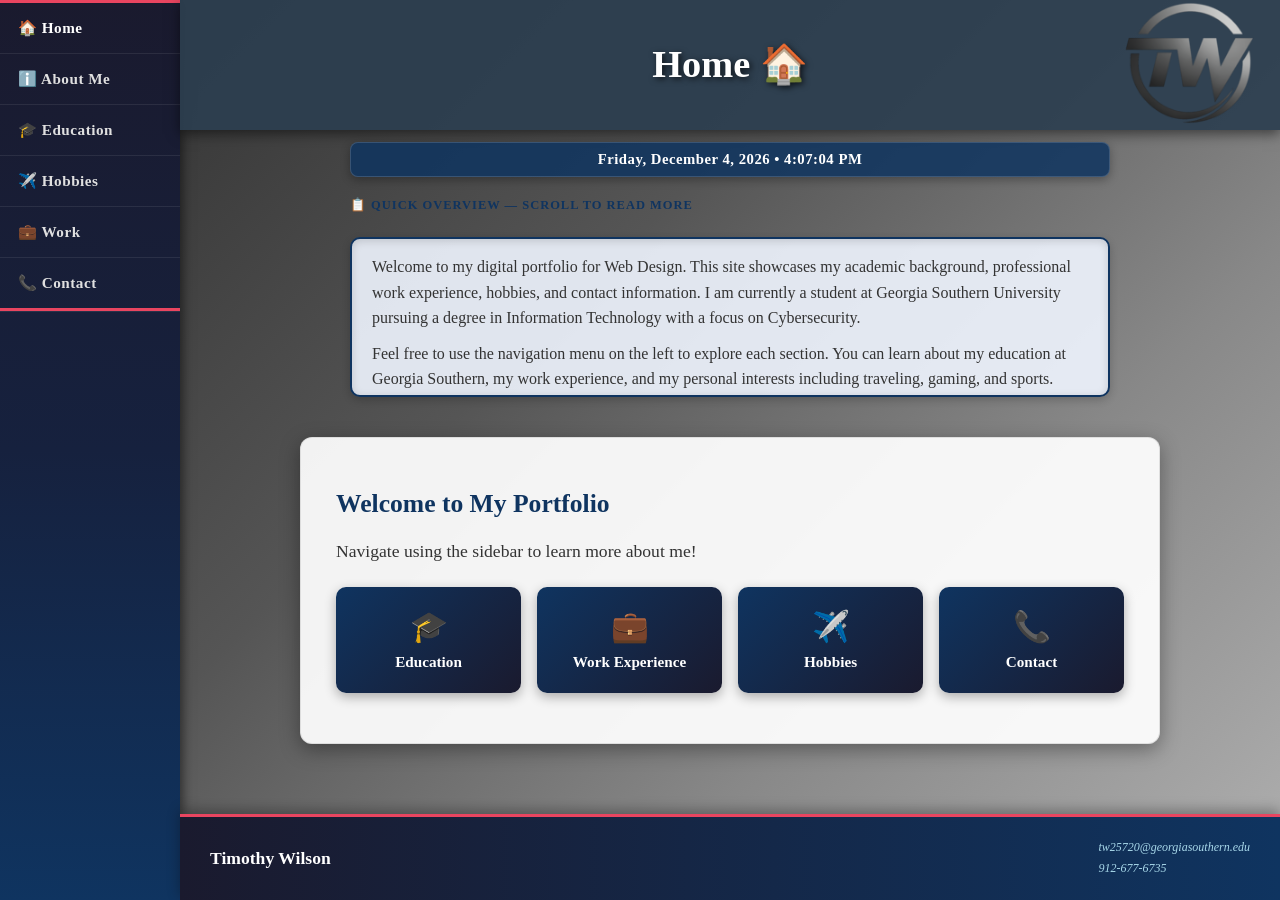
<file: index.html>
<!DOCTYPE html>
<html lang="en">

<head>
<title>Timothy Wilson's Portfolio</title>
<meta charset="utf-8">
<meta name="viewport" content="width=device-width, initial-scale=1.0">
<link rel="stylesheet" href="style.css">
<link rel="icon" href="images/favicon.ico" type="image/x-icon">
</head>

<body>
<div class="page-wrapper">

   
    <nav class="navbar">
        <ul>
            <li><a href="index.html">🏠 Home</a></li>
            <li><a href="about me.html">ℹ️ About Me</a></li>
            <li><a href="education.html">🎓 Education</a></li>
            <li><a href="hobbies.html">✈️ Hobbies</a></li>
            <li><a href="work.html">💼 Work</a></li>
            <li><a href="contacts.html">📞 Contact</a></li>
        </ul>
    </nav>

    
    <div class="content-area">
        <header>
            <h1>Home 🏠</h1>
        </header>

        <div id="liveClock" class="live-clock">Loading time...</div>

        <span class="scroll-box-label">📋 Quick Overview — scroll to read more</span>
        <div class="scroll-box-container">
            <p>Welcome to my digital portfolio for Web Design. This site showcases my academic background, professional work experience, hobbies, and contact information. I am currently a student at Georgia Southern University pursuing a degree in Information Technology with a focus on Cybersecurity.</p>
            <p>Feel free to use the navigation menu on the left to explore each section. You can learn about my education at Georgia Southern, my work experience, and my personal interests including traveling, gaming, and sports.</p>
            <p>This portfolio was built as part of my Web Design coursework and demonstrates the application of HTML, CSS, and now <strong>JavaScript</strong> concepts including DOM manipulation, events, validation, and dynamic content.</p>
        </div>

        <main>
            <h2>Welcome to My Portfolio</h2>
            <p style="font-size: 1.1em;">Navigate using the sidebar to learn more about me!</p>

           
            <div class="info-card-grid">
                <div class="info-card"><span>🎓</span>Education</div>
                <div class="info-card"><span>💼</span>Work Experience</div>
                <div class="info-card"><span>✈️</span>Hobbies</div>
                <div class="info-card"><span>📞</span>Contact</div>
            </div>
        </main>

        <footer>
            <h3>Timothy Wilson</h3>
            <div class="footer-links"><i><small>
                <a href="mailto:tw25720@georgiasouthern.edu">tw25720@georgiasouthern.edu</a><br>
                <a href="tel:+9126776735">912-677-6735</a>
            </small></i></div>
        </footer>
    </div>

</div>

<script src="script.js"></script>
</body>
</html>
</file>
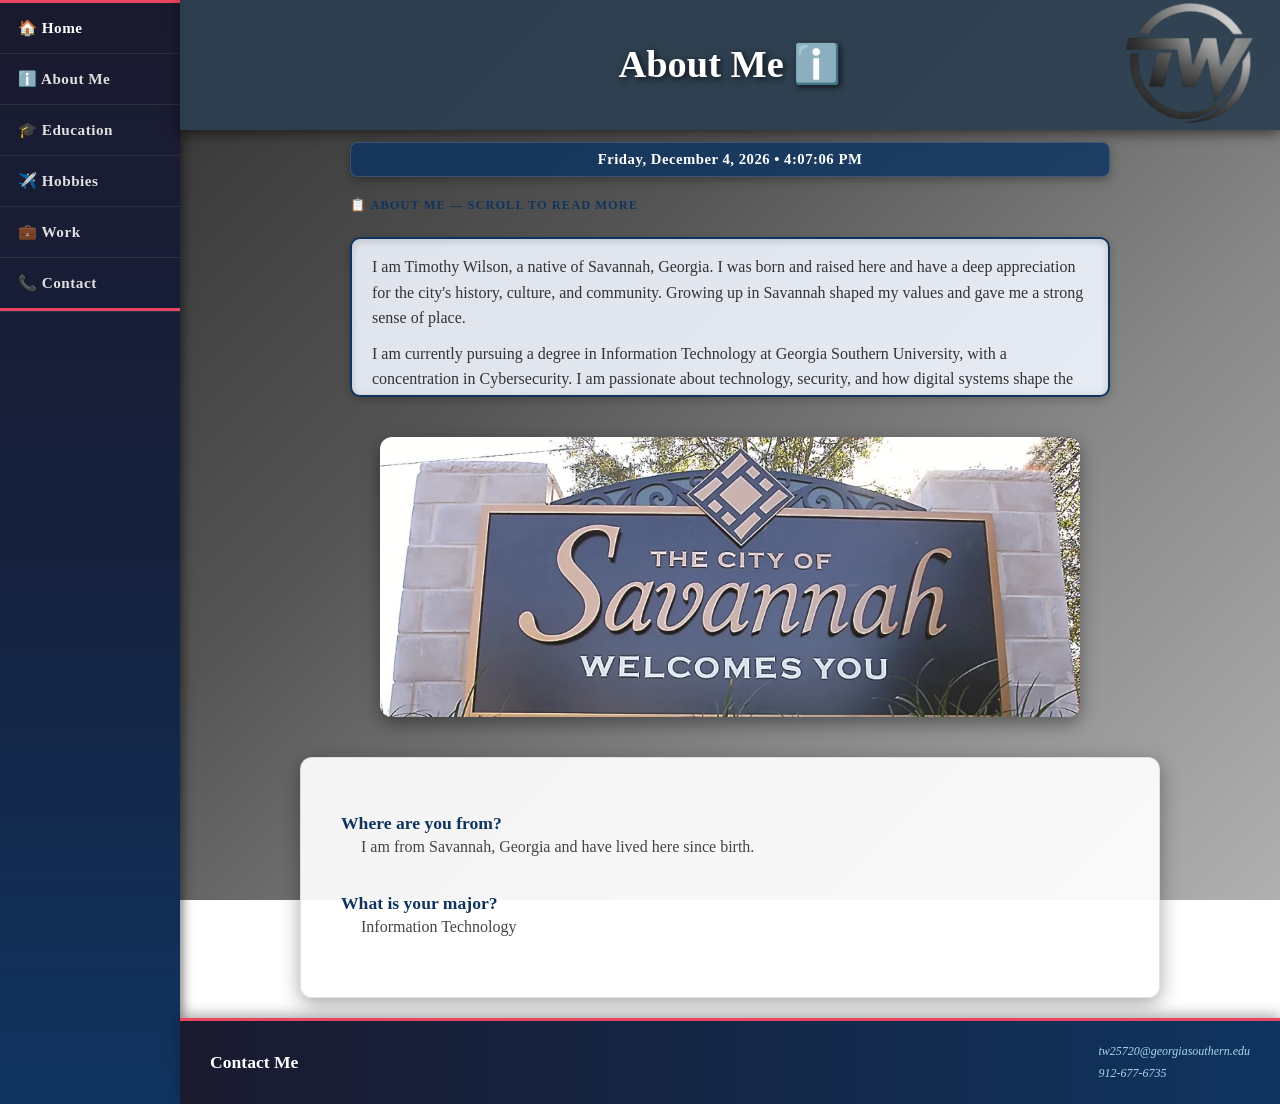
<file: about me.html>
<!DOCTYPE html>
<html lang="en">

<head>
<title>About Me</title>
<meta charset="utf-8">
<meta name="viewport" content="width=device-width, initial-scale=1.0">
<link rel="stylesheet" href="style.css">
<link rel="icon" href="images/favicon.ico" type="image/x-icon">
</head>

<body>
<div class="page-wrapper">

    <nav class="navbar">
        <ul>
            <li><a href="index.html">🏠 Home</a></li>
            <li><a href="about me.html">ℹ️ About Me</a></li>
            <li><a href="education.html">🎓 Education</a></li>
            <li><a href="hobbies.html">✈️ Hobbies</a></li>
            <li><a href="work.html">💼 Work</a></li>
            <li><a href="contacts.html">📞 Contact</a></li>
        </ul>
    </nav>

    <div class="content-area">
        <header>
            <h1>About Me ℹ️</h1>
        </header>

        <!-- JS-driven live clock -->
        <div id="liveClock" class="live-clock">Loading time...</div>

        <span class="scroll-box-label">📋 About Me — scroll to read more</span>
        <div class="scroll-box-container">
            <p>I am Timothy Wilson, a native of Savannah, Georgia. I was born and raised here and have a deep appreciation for the city's history, culture, and community. Growing up in Savannah shaped my values and gave me a strong sense of place.</p>
            <p>I am currently pursuing a degree in Information Technology at Georgia Southern University, with a concentration in Cybersecurity. I am passionate about technology, security, and how digital systems shape the world around us.</p>
            <p>Outside of my studies, I enjoy traveling, playing video games, watching sports, and working with computers. My experiences both inside and outside the classroom continue to shape my professional and personal growth.</p>
        </div>

        <div class="savannah-bg"></div>

        <main>
            <dl>
                <dt><strong>Where are you from?</strong></dt>
                <dd>I am from Savannah, Georgia and have lived here since birth.</dd><br>
                <dt><strong>What is your major?</strong></dt>
                <dd>Information Technology</dd><br>
            </dl>
        </main>

        <footer>
            <h3>Contact Me</h3>
            <div class="footer-links"><i><small>
                <a href="mailto:tw25720@georgiasouthern.edu">tw25720@georgiasouthern.edu</a><br>
                <a href="tel:+9126776735">912-677-6735</a>
            </small></i></div>
        </footer>
    </div>

</div>

<script src="script.js"></script>
</body>
</html>
</file>
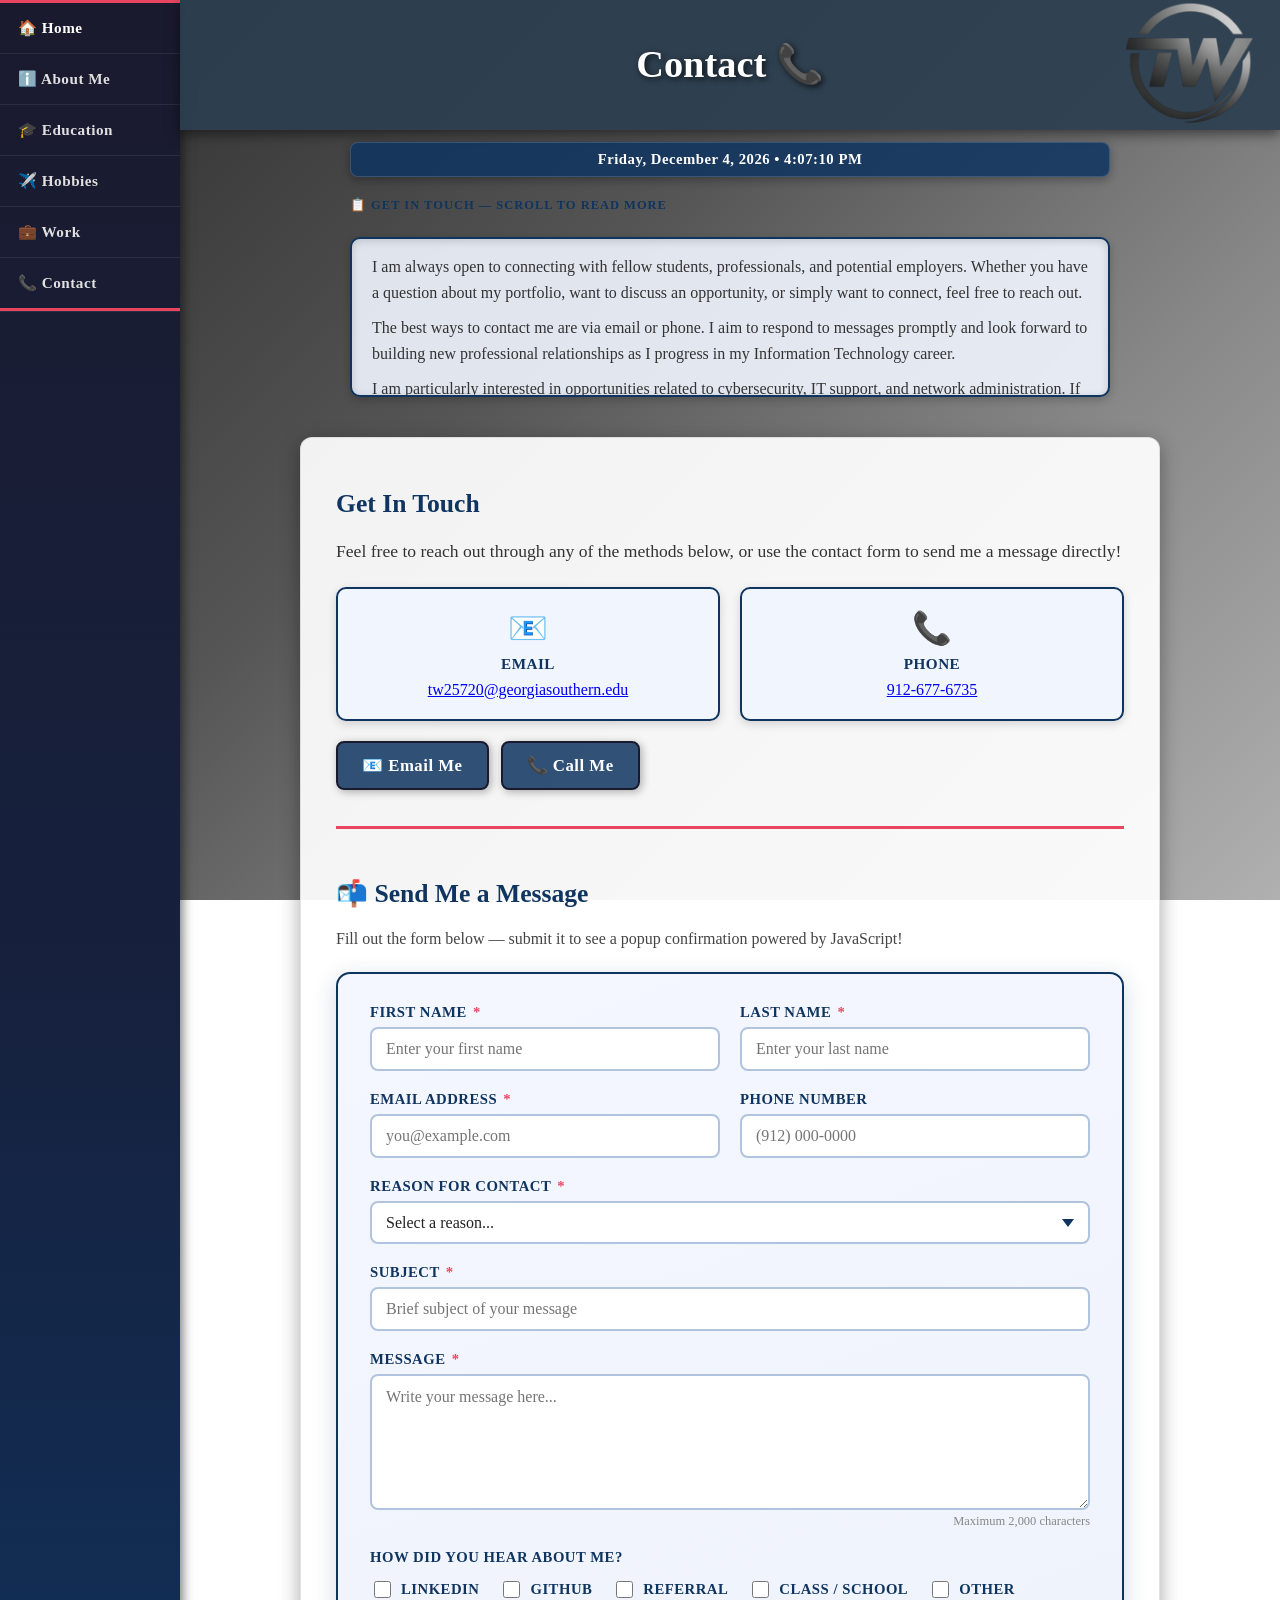
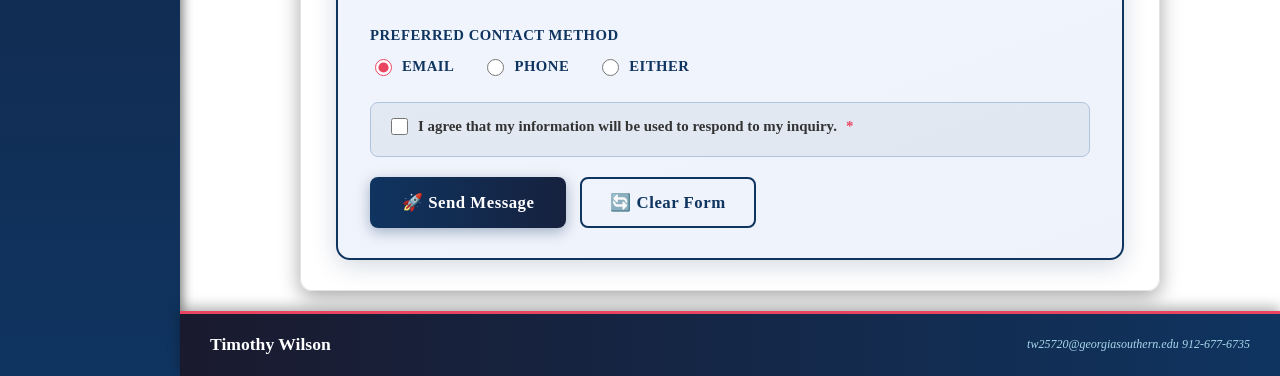
<file: contacts.html>
<!DOCTYPE html>
<html lang="en">

<head>
<title>Contact</title>
<meta charset="utf-8">
<meta name="viewport" content="width=device-width, initial-scale=1.0">
<link rel="stylesheet" href="style.css">
<link rel="icon" href="images/favicon.ico" type="image/x-icon">
</head>

<body>
<div class="page-wrapper">

    <nav class="navbar">
        <ul>
            <li><a href="index.html">🏠 Home</a></li>
            <li><a href="about me.html">ℹ️ About Me</a></li>
            <li><a href="education.html">🎓 Education</a></li>
            <li><a href="hobbies.html">✈️ Hobbies</a></li>
            <li><a href="work.html">💼 Work</a></li>
            <li><a href="contacts.html">📞 Contact</a></li>
        </ul>
    </nav>

    <div class="content-area">
        <header>
            <h1>Contact 📞</h1>
        </header>

        <!-- JS-driven live clock -->
        <div id="liveClock" class="live-clock">Loading time...</div>

        <span class="scroll-box-label">📋 Get In Touch — scroll to read more</span>
        <div class="scroll-box-container">
            <p>I am always open to connecting with fellow students, professionals, and potential employers. Whether you have a question about my portfolio, want to discuss an opportunity, or simply want to connect, feel free to reach out.</p>
            <p>The best ways to contact me are via email or phone. I aim to respond to messages promptly and look forward to building new professional relationships as I progress in my Information Technology career.</p>
            <p>I am particularly interested in opportunities related to cybersecurity, IT support, and network administration. If you are a recruiter or employer in those fields, I would love to hear from you!</p>
        </div>

        <main>
            <h2>Get In Touch</h2>
            <p>Feel free to reach out through any of the methods below, or use the contact form to send me a message directly!</p>

            <div class="contact-grid">
                <div class="contact-item">
                    <span class="contact-icon">📧</span>
                    <h3>Email</h3>
                    <a href="mailto:tw25720@georgiasouthern.edu">tw25720@georgiasouthern.edu</a>
                </div>
                <div class="contact-item">
                    <span class="contact-icon">📞</span>
                    <h3>Phone</h3>
                    <a href="tel:+9126776735">912-677-6735</a>
                </div>
            </div>

            <div class="contact-buttons">
                <a class="contacta" href="mailto:tw25720@georgiasouthern.edu">📧 Email Me</a>
                <a class="contacta" href="tel:+9126776735">📞 Call Me</a>
            </div>

            <div class="form-section">
                <h2>📬 Send Me a Message</h2>
                <p>Fill out the form below — submit it to see a popup confirmation powered by JavaScript!</p>

                <form class="contact-form" novalidate>

                    <div class="form-row">
                        <div class="form-group">
                            <label for="first-name">First Name <span class="required">*</span></label>
                            <input type="text" id="first-name" name="first_name"
                                placeholder="Enter your first name" required autocomplete="given-name">
                        </div>
                        <div class="form-group">
                            <label for="last-name">Last Name <span class="required">*</span></label>
                            <input type="text" id="last-name" name="last_name"
                                placeholder="Enter your last name" required autocomplete="family-name">
                        </div>
                    </div>

                    <div class="form-row">
                        <div class="form-group">
                            <label for="email">Email Address <span class="required">*</span></label>
                            <input type="email" id="email" name="email"
                                placeholder="you@example.com" required autocomplete="email">
                        </div>
                        <div class="form-group">
                            <label for="phone">Phone Number</label>
                            <input type="tel" id="phone" name="phone"
                                placeholder="(912) 000-0000" autocomplete="tel">
                        </div>
                    </div>

                    <div class="form-group">
                        <label for="reason">Reason for Contact <span class="required">*</span></label>
                        <select id="reason" name="reason" required>
                            <option value="" disabled selected>Select a reason...</option>
                            <option value="job">Job / Internship Opportunity</option>
                            <option value="networking">Professional Networking</option>
                            <option value="cybersecurity">Cybersecurity Inquiry</option>
                            <option value="project">Project Collaboration</option>
                            <option value="general">General Question</option>
                            <option value="other">Other</option>
                        </select>
                    </div>

                    <div class="form-group">
                        <label for="subject">Subject <span class="required">*</span></label>
                        <input type="text" id="subject" name="subject"
                            placeholder="Brief subject of your message" required maxlength="100">
                    </div>

                    <div class="form-group">
                        <label for="message">Message <span class="required">*</span></label>
                        <textarea id="message" name="message" rows="6"
                            placeholder="Write your message here..." required maxlength="2000"></textarea>
                        <small class="char-hint">Maximum 2,000 characters</small>
                    </div>

                    <div class="form-group">
                        <label>How did you hear about me?</label>
                        <div class="checkbox-group">
                            <label class="checkbox-label">
                                <input type="checkbox" name="source" value="linkedin"> LinkedIn
                            </label>
                            <label class="checkbox-label">
                                <input type="checkbox" name="source" value="github"> GitHub
                            </label>
                            <label class="checkbox-label">
                                <input type="checkbox" name="source" value="referral"> Referral
                            </label>
                            <label class="checkbox-label">
                                <input type="checkbox" name="source" value="class"> Class / School
                            </label>
                            <label class="checkbox-label">
                                <input type="checkbox" name="source" value="other"> Other
                            </label>
                        </div>
                    </div>

                    <div class="form-group">
                        <label>Preferred Contact Method</label>
                        <div class="radio-group">
                            <label class="radio-label">
                                <input type="radio" name="contact_pref" value="email" checked> Email
                            </label>
                            <label class="radio-label">
                                <input type="radio" name="contact_pref" value="phone"> Phone
                            </label>
                            <label class="radio-label">
                                <input type="radio" name="contact_pref" value="either"> Either
                            </label>
                        </div>
                    </div>

                    <div class="form-group consent-group">
                        <label class="checkbox-label consent-label">
                            <input type="checkbox" name="consent" value="yes" required>
                            I agree that my information will be used to respond to my inquiry.
                            <span class="required">*</span>
                        </label>
                    </div>

                    <div class="form-actions">
                        <button type="submit" class="btn-submit">🚀 Send Message</button>
                        <button type="reset" class="btn-reset">🔄 Clear Form</button>
                    </div>

                </form>
            </div>

        </main>

        <footer>
            <h3>Timothy Wilson</h3>
            <div class="footer-links">
                <i><small>
                    <a href="mailto:tw25720@georgiasouthern.edu">tw25720@georgiasouthern.edu</a>
                    <a href="tel:+9126776735">912-677-6735</a>
                </small></i>
            </div>
        </footer>
    </div>

</div>


<div id="popupOverlay" class="popup-overlay">
    <div id="popupBox" class="popup-box">
        <h3 id="popupTitle">Notice</h3>
        <div id="popupBody">Message content goes here.</div>
        <button id="popupClose" class="popup-close-btn">OK</button>
    </div>
</div>

<script src="script.js"></script>
</body>
</html>
</file>
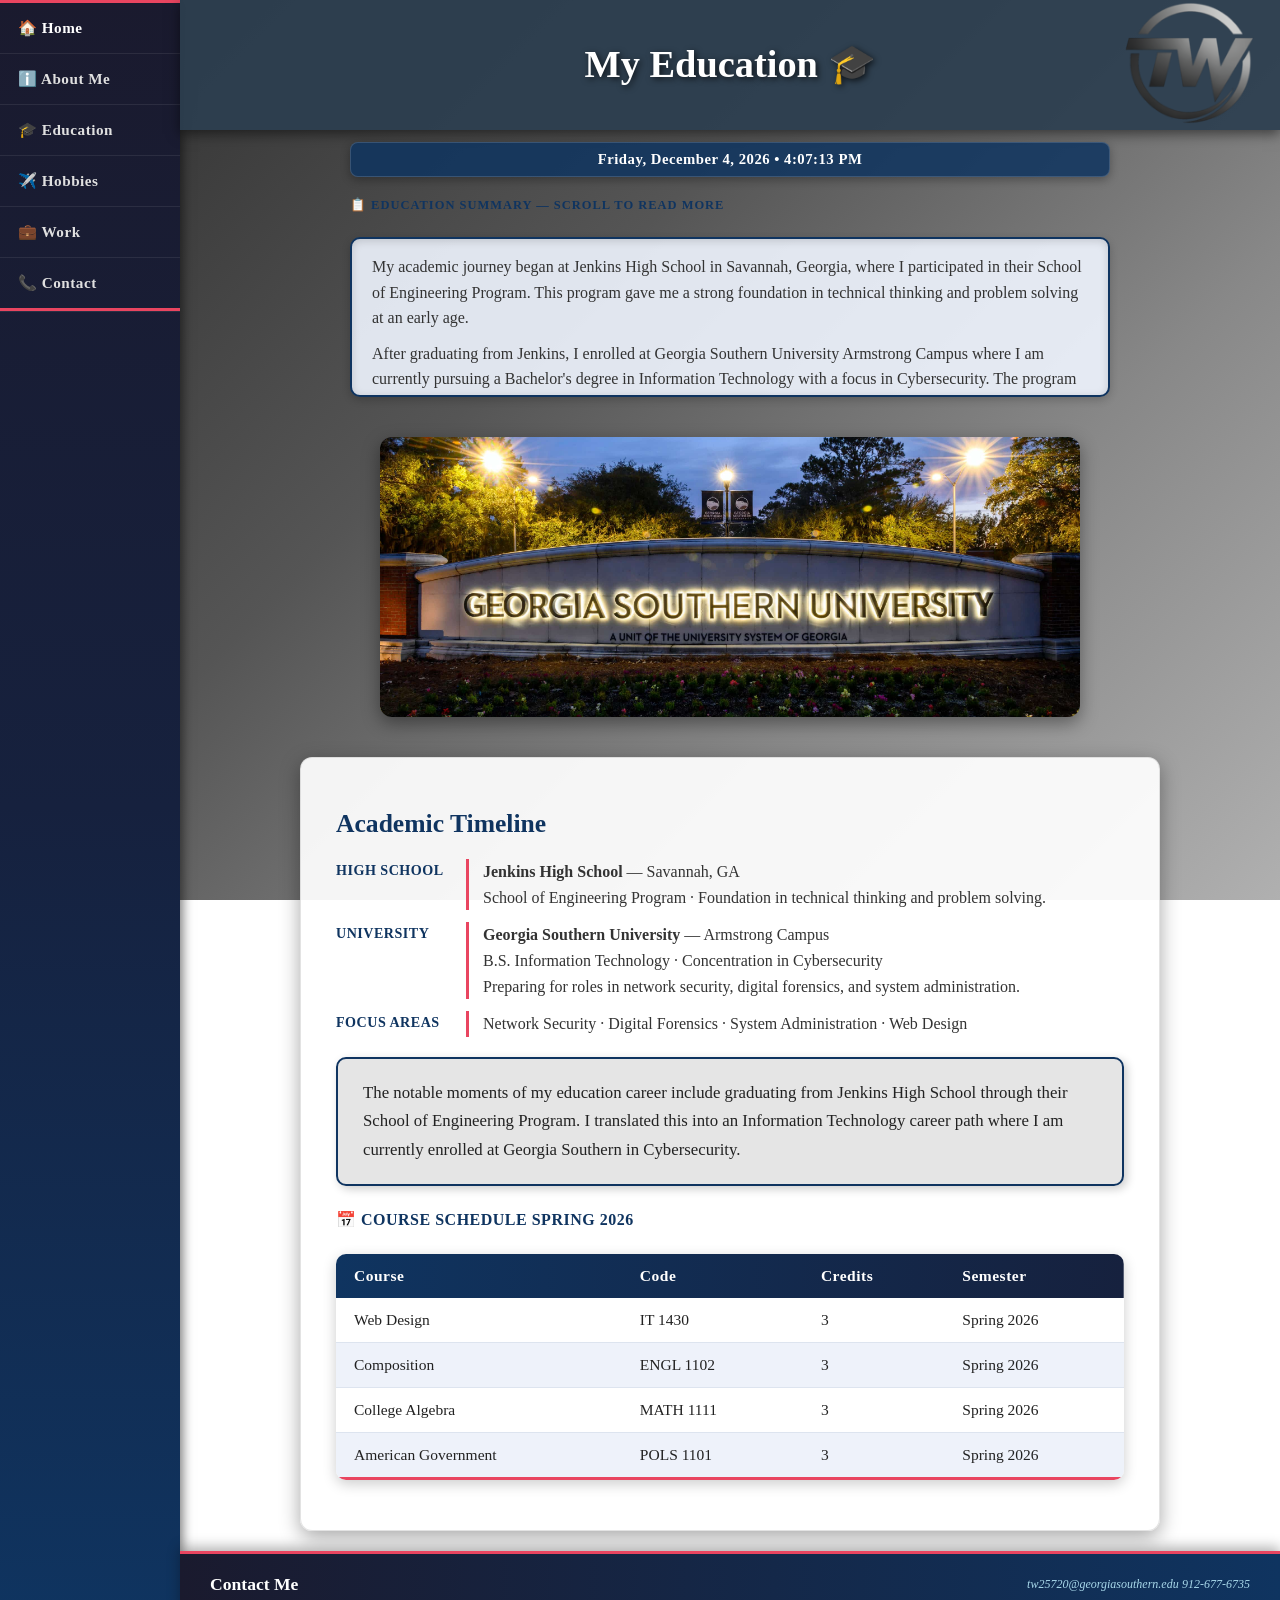
<file: education.html>
<!DOCTYPE html>
<html lang="en">

<head>
<title>Education</title>
<meta charset="utf-8">
<meta name="viewport" content="width=device-width, initial-scale=1.0">
<link rel="stylesheet" href="style.css">
<link rel="icon" href="images/favicon.ico" type="image/x-icon">
</head>

<body>
<div class="page-wrapper">

    <nav class="navbar">
        <ul>
            <li><a href="index.html">🏠 Home</a></li>
            <li><a href="about me.html">ℹ️ About Me</a></li>
            <li><a href="education.html">🎓 Education</a></li>
            <li><a href="hobbies.html">✈️ Hobbies</a></li>
            <li><a href="work.html">💼 Work</a></li>
            <li><a href="contacts.html">📞 Contact</a></li>
        </ul>
    </nav>

    <div class="content-area">
        <header>
            <h1>My Education 🎓</h1>
        </header>

        <div id="liveClock" class="live-clock">Loading time...</div>

        <span class="scroll-box-label">📋 Education Summary — scroll to read more</span>
        <div class="scroll-box-container">
            <p>My academic journey began at Jenkins High School in Savannah, Georgia, where I participated in their School of Engineering Program. This program gave me a strong foundation in technical thinking and problem solving at an early age.</p>
            <p>After graduating from Jenkins, I enrolled at Georgia Southern University Armstrong Campus where I am currently pursuing a Bachelor's degree in Information Technology with a focus in Cybersecurity. The program prepares me for roles in network security, digital forensics, and system administration.</p>
            <p>I have consistently worked to combine classroom learning with real world application, taking on projects and courses that challenge me to grow technically and professionally.</p>
        </div>

        <div class="gsu-bg"></div>

        <main>
            <h2>Academic Timeline</h2>

            <div class="education-grid">
                <span class="edu-label">High School</span>
                <div class="edu-detail">
                    <strong>Jenkins High School</strong> — Savannah, GA<br>
                    School of Engineering Program · Foundation in technical thinking and problem solving.
                </div>

                <span class="edu-label">University</span>
                <div class="edu-detail">
                    <strong>Georgia Southern University</strong> — Armstrong Campus<br>
                    B.S. Information Technology · Concentration in Cybersecurity<br>
                    Preparing for roles in network security, digital forensics, and system administration.
                </div>

                <span class="edu-label">Focus Areas</span>
                <div class="edu-detail">
                    Network Security · Digital Forensics · System Administration · Web Design
                </div>
            </div>

            <p class="educationp">The notable moments of my education career include graduating from Jenkins High School through their School of Engineering Program. I translated this into an Information Technology career path where I am currently enrolled at Georgia Southern in Cybersecurity.</p>

            <p class="table-caption">📅 Course Schedule Spring 2026</p>
            <table class="styled-table">
                <thead>
                    <tr>
                        <th>Course</th>
                        <th>Code</th>
                        <th>Credits</th>
                        <th>Semester</th>
                    </tr>
                </thead>
                <tbody id="courseTableBody"></tbody>
                </tbody>
            </table>
        </main>

        <footer>
            <h3>Contact Me</h3>
            <div class="footer-links">
                <i><small>
                    <a href="mailto:tw25720@georgiasouthern.edu">tw25720@georgiasouthern.edu</a>
                    <a href="tel:+9126776735">912-677-6735</a>
                </small></i>
            </div>
        </footer>
    </div>

</div>

<script src="script.js"></script>
</body>
</html>
</file>
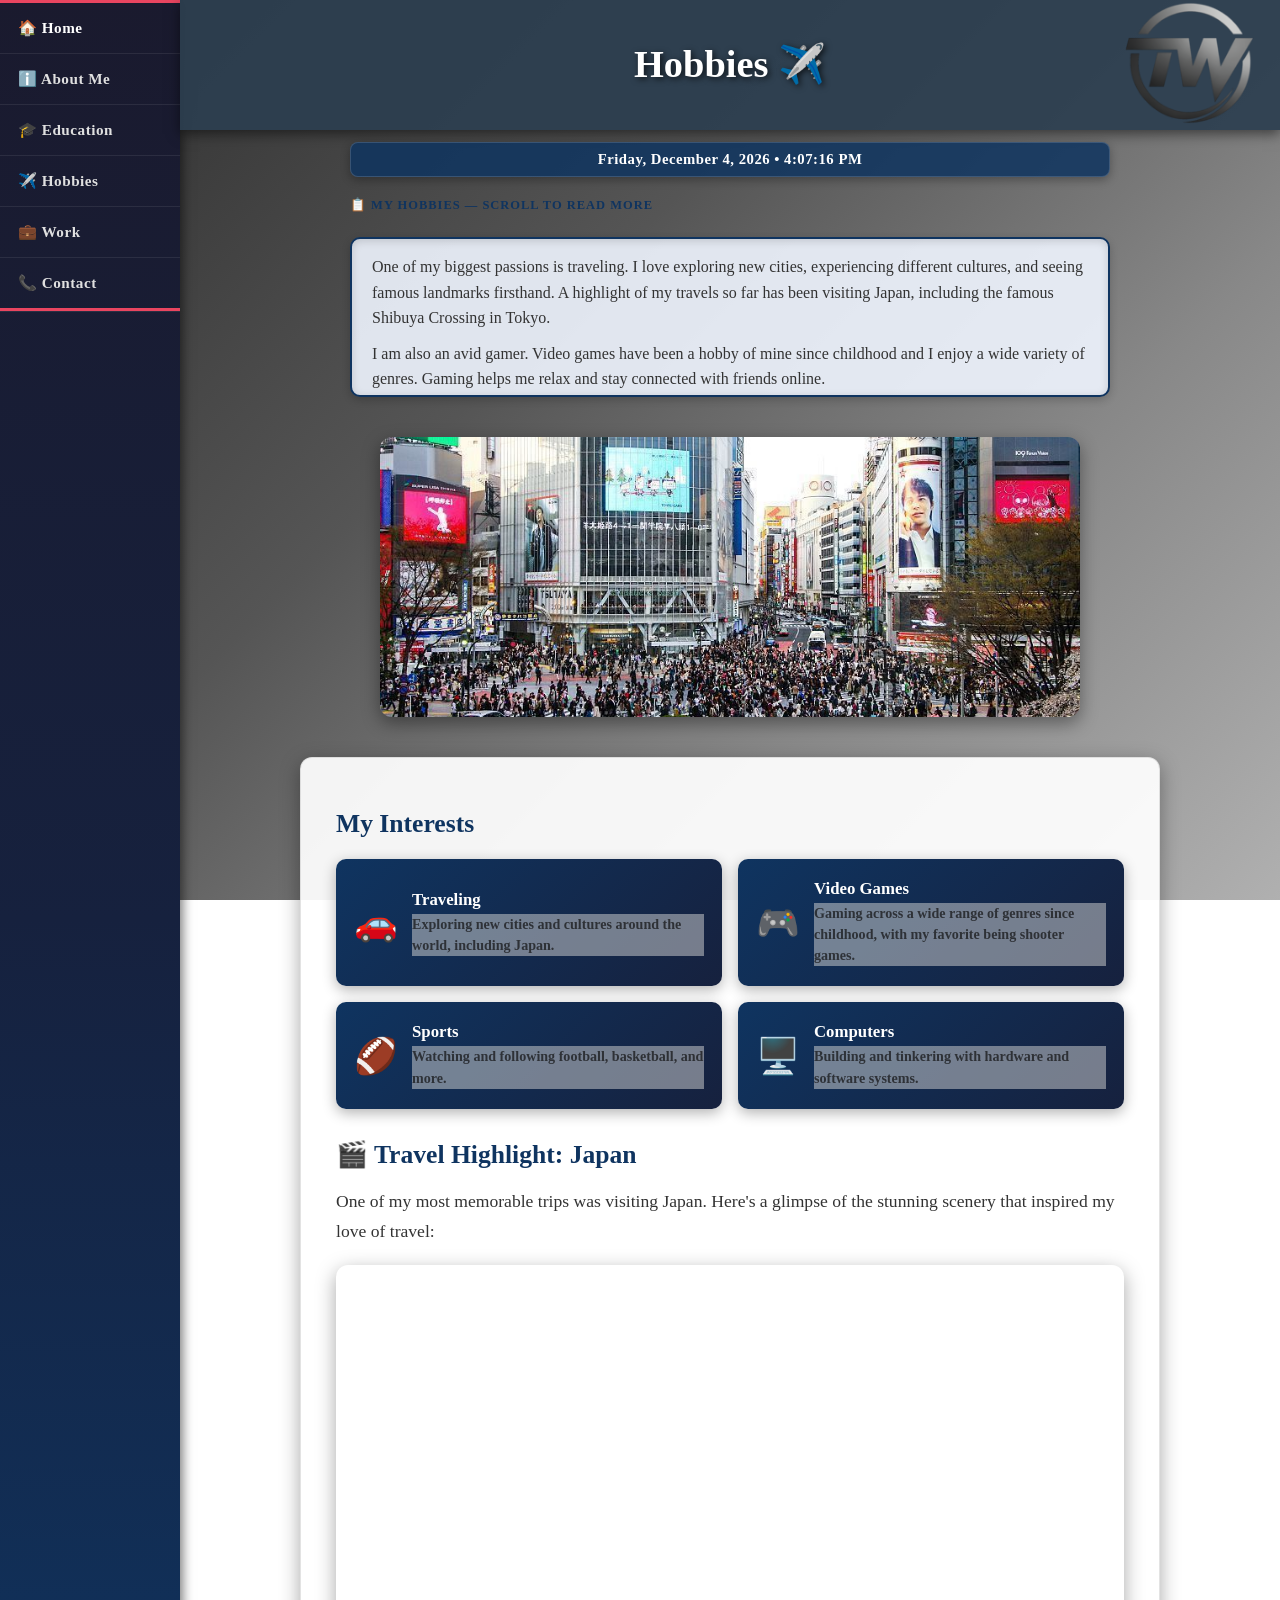
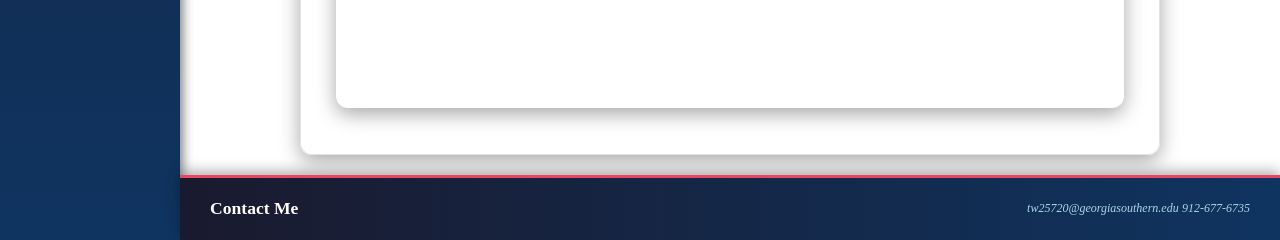
<file: hobbies.html>
<!DOCTYPE html>
<html lang="en">

<head>
<title>Hobbies</title>
<meta charset="utf-8">
<meta name="viewport" content="width=device-width, initial-scale=1.0">
<link rel="stylesheet" href="style.css">
<link rel="icon" href="images/favicon.ico" type="image/x-icon">
</head>

<body>
<div class="page-wrapper">

    <nav class="navbar">
        <ul>
            <li><a href="index.html">🏠 Home</a></li>
            <li><a href="about me.html">ℹ️ About Me</a></li>
            <li><a href="education.html">🎓 Education</a></li>
            <li><a href="hobbies.html">✈️ Hobbies</a></li>
            <li><a href="work.html">💼 Work</a></li>
            <li><a href="contacts.html">📞 Contact</a></li>
        </ul>
    </nav>

    <div class="content-area">
        <header>
            <h1>Hobbies ✈️</h1>
        </header>

        <div id="liveClock" class="live-clock">Loading time...</div>

        <span class="scroll-box-label">📋 My Hobbies — scroll to read more</span>
        <div class="scroll-box-container">
            <p>One of my biggest passions is traveling. I love exploring new cities, experiencing different cultures, and seeing famous landmarks firsthand. A highlight of my travels so far has been visiting Japan, including the famous Shibuya Crossing in Tokyo.</p>
            <p>I am also an avid gamer. Video games have been a hobby of mine since childhood and I enjoy a wide variety of genres. Gaming helps me relax and stay connected with friends online.</p>
            <p>Sports are another big part of my life. I enjoy watching and following football, basketball, and other athletic competitions. Computers are also a major hobby — I love building, tinkering, and learning about new hardware and software.</p>
        </div>

        <div class="shibuyahobbies"></div>

        <main>
            <h2>My Interests</h2>

            <div class="hobbies-grid">
                <div class="hobby-card">
                    <span class="hobby-icon">🚗</span>
                    <div class="hobby-text">
                        <h3>Traveling</h3>
                        <p>Exploring new cities and cultures around the world, including Japan.</p>
                    </div>
                </div>
                <div class="hobby-card">
                    <span class="hobby-icon">🎮</span>
                    <div class="hobby-text">
                        <h3>Video Games</h3>
                        <p>Gaming across a wide range of genres since childhood, with my favorite being shooter games.</p>
                    </div>
                </div>
                <div class="hobby-card">
                    <span class="hobby-icon">🏈</span>
                    <div class="hobby-text">
                        <h3>Sports</h3>
                        <p>Watching and following football, basketball, and more.</p>
                    </div>
                </div>
                <div class="hobby-card">
                    <span class="hobby-icon">🖥️</span>
                    <div class="hobby-text">
                        <h3>Computers</h3>
                        <p>Building and tinkering with hardware and software systems.</p>
                    </div>
                </div>
            </div>

            <h2 style="margin-top:30px;">🎬 Travel Highlight: Japan</h2>
            <p>One of my most memorable trips was visiting Japan. Here's a glimpse of the stunning scenery that inspired my love of travel:</p>
            <div style="position:relative; padding-bottom:56.25%; height:0; overflow:hidden; border-radius:12px; box-shadow:0 6px 20px rgba(0,0,0,0.35); margin:16px 0;">
                <iframe
                    src="https://www.youtube.com/embed/AY5qcIq5u2g?si=-MHwesZV3Z7qdy4l"
                    title="Japan Travel Video"
                    style="position:absolute; top:0; left:0; width:100%; height:100%; border:0; border-radius:12px;"
                    allow="accelerometer; autoplay; clipboard-write; encrypted-media; gyroscope; picture-in-picture"
                    allowfullscreen>
                </iframe>
            </div>
        </main>

        <footer>
            <h3>Contact Me</h3>
            <div class="footer-links">
                <i><small>
                    <a href="mailto:tw25720@georgiasouthern.edu">tw25720@georgiasouthern.edu</a>
                    <a href="tel:+9126776735">912-677-6735</a>
                </small></i>
            </div>
        </footer>
    </div>

</div>

<script src="script.js"></script>
</body>
</html>
</file>
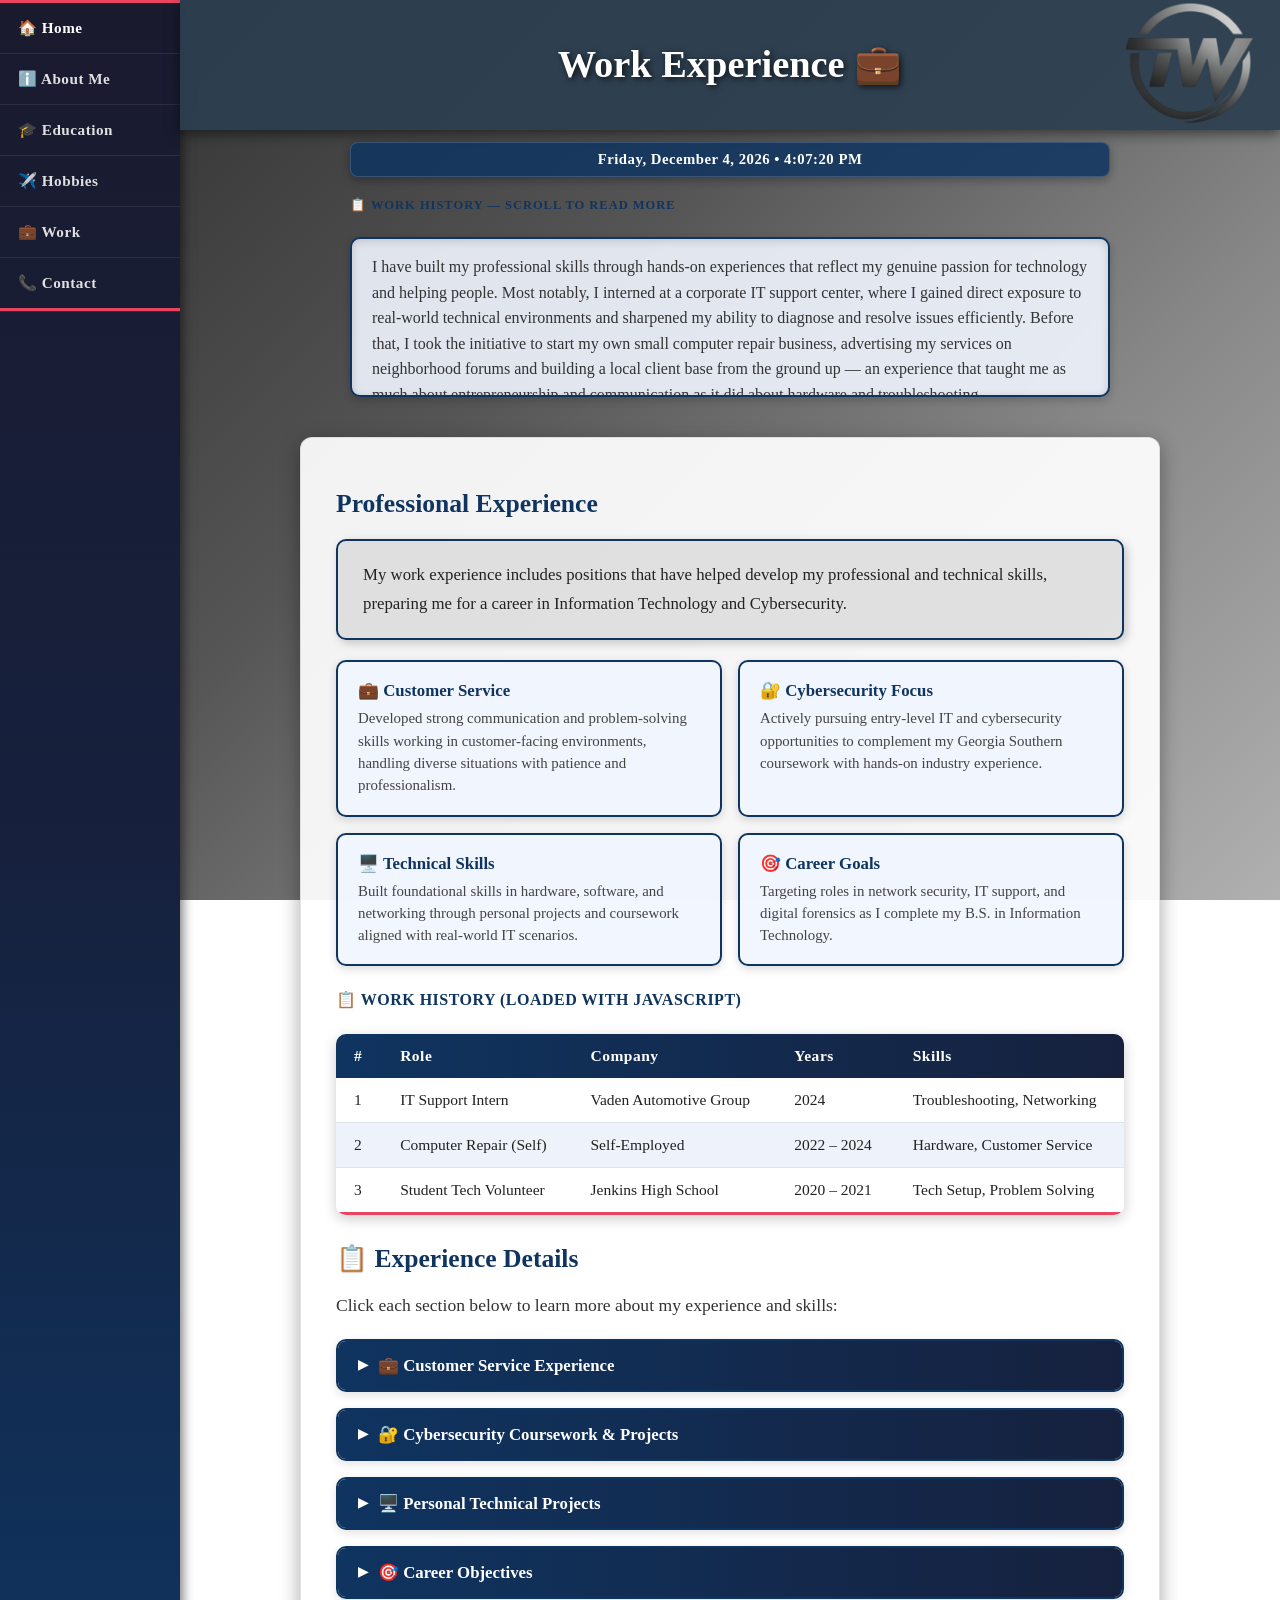
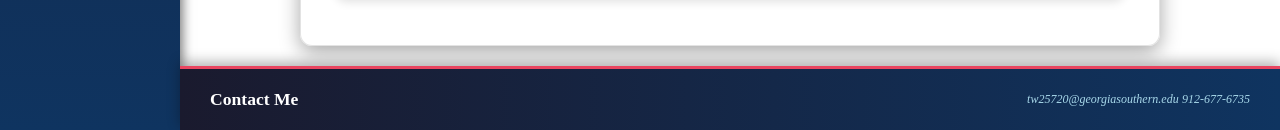
<file: work.html>
<!DOCTYPE html>
<html lang="en">

<head>
<title>Work Experience</title>
<meta charset="utf-8">
<meta name="viewport" content="width=device-width, initial-scale=1.0">
<link rel="stylesheet" href="style.css">
<link rel="icon" href="images/favicon.ico" type="image/x-icon">
</head>

<body>
<div class="page-wrapper">

    <nav class="navbar">
        <ul>
            <li><a href="index.html">🏠 Home</a></li>
            <li><a href="about me.html">ℹ️ About Me</a></li>
            <li><a href="education.html">🎓 Education</a></li>
            <li><a href="hobbies.html">✈️ Hobbies</a></li>
            <li><a href="work.html">💼 Work</a></li>
            <li><a href="contacts.html">📞 Contact</a></li>
        </ul>
    </nav>

    <div class="content-area">
        <header>
            <h1>Work Experience 💼</h1>
        </header>

        <div id="liveClock" class="live-clock">Loading time...</div>

        <span class="scroll-box-label">📋 Work History — scroll to read more</span>
        <div class="scroll-box-container">
            <p>I have built my professional skills through hands-on experiences that reflect my genuine passion for technology and helping people. Most notably, I interned at a corporate IT support center, where I gained direct exposure to real-world technical environments and sharpened my ability to diagnose and resolve issues efficiently. Before that, I took the initiative to start my own small computer repair business, advertising my services on neighborhood forums and building a local client base from the ground up — an experience that taught me as much about entrepreneurship and communication as it did about hardware and troubleshooting.</p>
            <p>Working in customer-facing environments has given me experience handling diverse situations and finding effective solutions quickly. I bring that same mindset to technical problems: patient, methodical, and focused on results.</p>
            <p>As I progress through my degree in Information Technology, I am actively seeking internship and entry-level opportunities in cybersecurity and IT support to continue growing my real-world experience.</p>
        </div>

        

        <main>
            <h2>Professional Experience</h2>
            <p class="workp">My work experience includes positions that have helped develop my professional and technical skills, preparing me for a career in Information Technology and Cybersecurity.</p>

            <div class="work-grid">
                <div class="work-card">
                    <h3>💼 Customer Service</h3>
                    <p>Developed strong communication and problem-solving skills working in customer-facing environments, handling diverse situations with patience and professionalism.</p>
                </div>
                <div class="work-card">
                    <h3>🔐 Cybersecurity Focus</h3>
                    <p>Actively pursuing entry-level IT and cybersecurity opportunities to complement my Georgia Southern coursework with hands-on industry experience.</p>
                </div>
                <div class="work-card">
                    <h3>🖥️ Technical Skills</h3>
                    <p>Built foundational skills in hardware, software, and networking through personal projects and coursework aligned with real-world IT scenarios.</p>
                </div>
                <div class="work-card">
                    <h3>🎯 Career Goals</h3>
                    <p>Targeting roles in network security, IT support, and digital forensics as I complete my B.S. in Information Technology.</p>
                </div>
            </div>

            <p class="table-caption">📋 Work History (loaded with JavaScript)</p>
            <table class="styled-table">
                <thead>
                    <tr>
                        <th>#</th>
                        <th>Role</th>
                        <th>Company</th>
                        <th>Years</th>
                        <th>Skills</th>
                    </tr>
                </thead>
                <tbody id="workTableBody">
                </tbody>
            </table>

            <h2 style="margin-top:28px;">📋 Experience Details</h2>
            <p>Click each section below to learn more about my experience and skills:</p>

            <details class="details-section">
                <summary>💼 Customer Service Experience</summary>
                <div class="details-body">
                    <p>Working in customer-facing roles has sharpened my ability to communicate clearly, remain patient under pressure, and solve problems quickly. Key skills developed:</p>
                    <ul>
                        <li>Active listening and conflict resolution</li>
                        <li>Handling high-volume, fast-paced environments</li>
                        <li>Building rapport with diverse customers</li>
                        <li>Following procedures and escalating issues appropriately</li>
                    </ul>
                </div>
            </details>

            <details class="details-section">
                <summary>🔐 Cybersecurity Coursework & Projects</summary>
                <div class="details-body">
                    <p>Through my Georgia Southern coursework, I have completed hands-on projects including:</p>
                    <ul>
                        <li>Future</li>
                        <li>Future</li>
                        <li>Future</li>
                        <li>Future</li>
                    </ul>
                </div>
            </details>

            <details class="details-section">
                <summary>🖥️ Personal Technical Projects</summary>
                <div class="details-body">
                    <p>Outside of class, I have worked on several personal projects to sharpen my IT skills:</p>
                    <ul>
                        <li>Built and configured a custom PC from components</li>
                        <li>Set up a home lab for practicing networking concepts</li>
                        <li>Developed this portfolio website using HTML and CSS</li>
                        <li>Explored hardware troubleshooting and software installation</li>
                    </ul>
                </div>
            </details>

            <details class="details-section">
                <summary>🎯 Career Objectives</summary>
                <div class="details-body">
                    <p>I am actively pursuing entry-level opportunities in the following areas:</p>
                    <ul>
                        <li>Network Security Analyst</li>
                        <li>IT Support Specialist</li>
                        <li>Digital Forensics Technician</li>
                        <li>Cybersecurity Intern or Junior Analyst</li>
                    </ul>
                    <p>I am open to internships, co-ops, and full-time positions in the greater Savannah, GA area and remotely.</p>
                </div>
            </details>
        </main>

        <footer>
            <h3>Contact Me</h3>
            <div class="footer-links">
                <i><small>
                    <a href="mailto:tw25720@georgiasouthern.edu">tw25720@georgiasouthern.edu</a>
                    <a href="tel:+9126776735">912-677-6735</a>
                </small></i>
            </div>
        </footer>
    </div>

</div>

<script src="script.js"></script>
</body>
</html>
</file>
<file: style.css>
*, *::before, *::after {
    box-sizing: border-box;
}


body {
    margin: 0;
    font-family: Cambria, Cochin, Georgia, Times, 'Times New Roman', serif;
    font-size: 16px;
    color: #222;
    background-image: linear-gradient(135deg,
        #2c2c2c 0%, #555555 40%, #888888 70%, #b0b0b0 100%);
    background-attachment: fixed;
    background-repeat: no-repeat;
}


.page-wrapper {
    display: flex;
    flex-direction: row;
    min-height: 100vh;
}


.navbar {
    width: 180px;
    min-width: 180px;
    background: linear-gradient(to bottom, #1a1a2e, #16213e, #0f3460);
    box-shadow: 3px 0 10px rgba(0,0,0,0.5);
    overflow: hidden;
}

.navbar ul {
    list-style-type: none;
    padding: 0;
    margin: 0;
    display: flex;
    flex-direction: column;
}

.navbar li {
    width: 100%;
    border-bottom: 1px solid rgba(255,255,255,0.08);
}

.navbar a {
    color: #e0e0e0;
    text-decoration: none;
    padding: 16px 18px;
    display: block;
    font-weight: 600;
    font-size: 0.95em;
    letter-spacing: 0.5px;
    transition: all 0.25s ease;
}

.navbar a:hover {
    background-color: rgba(255,255,255,0.18);
    color: #ffffff;
    padding-left: 26px;
}

.navbar a:active  { background-color: rgba(233,69,96,0.5); color: #fff; }
.navbar a:visited { color: #b0c4de; }

.navbar li:first-child a { border-top: 3px solid #e94560; color: #fff; font-weight: 700; }
.navbar li:last-child  a { border-bottom: 3px solid #e94560; }


.content-area {
    flex: 1;
    display: flex;
    flex-direction: column;
    min-width: 0;
}


header {
    display: flex;
    align-items: center;
    justify-content: center;
    background-color: rgba(44,62,80,0.92);
    padding: 30px 20px;
    min-height: 100px;
    background-image: url(images/logotransparent.png);
    background-repeat: no-repeat;
    background-position: right center;
    background-size: 180px auto;
    box-shadow: 0 4px 12px rgba(0,0,0,0.5);
}

h1 {
    text-align: center;
    font-family: Cambria, Cochin, Georgia, Times, 'Times New Roman', serif;
    font-size: 2.4em;
    color: #fff;
    text-shadow: 2px 2px 6px rgba(0,0,0,0.7);
    margin: 10px 0;
    line-height: 1.3;
}


.scroll-box-container {
    width: 90%;
    max-width: 760px;
    height: 160px;
    margin: 20px auto;
    border: 2px solid #0f3460;
    border-radius: 10px;
    overflow: auto;
    background-color: rgba(240,245,255,0.9);
    padding: 15px 20px;
    box-shadow: inset 0 2px 8px rgba(0,0,0,0.15), 0 3px 8px rgba(0,0,0,0.2);
}

.scroll-box-container p { margin: 0 0 10px; font-size: 1em; line-height: 1.6; color: #333; }

.scroll-box-label {
    font-size: 0.78em;
    color: #0f3460;
    font-weight: 700;
    text-transform: uppercase;
    letter-spacing: 1px;
    margin: 20px auto 4px;
    width: 90%;
    max-width: 760px;
    display: block;
}


main {
    width: 90%;
    max-width: 860px;
    margin: 20px auto;
    padding: 30px 35px;
    background-color: rgba(255,255,255,0.93);
    border-radius: 12px;
    box-shadow: 0 6px 20px rgba(0,0,0,0.35);
    border: 1px solid rgba(200,200,200,0.5);
}

main p  { font-size: 1.1em; line-height: 1.7em; color: #333; }
main h2 { font-size: 1.6em; color: #0f3460; margin-bottom: 10px; }


.info-card-grid {
    display: grid;
    grid-template-columns: repeat(4, 1fr);
    gap: 16px;
    margin: 20px 0;
}


.info-card {
    display: flex;
    flex-direction: column;
    justify-content: center;
    align-items: center;
    background: linear-gradient(135deg, #0f3460, #1a1a2e);
    color: #fff;
    border-radius: 10px;
    padding: 22px 12px;
    text-align: center;
    box-shadow: 0 4px 12px rgba(0,0,0,0.3);
    font-size: 0.95em;
    font-weight: 600;
    transition: transform 0.2s ease, box-shadow 0.2s ease;
}

.info-card:hover { transform: translateY(-4px); box-shadow: 0 8px 20px rgba(0,0,0,0.4); }
.info-card span  { font-size: 2em; margin-bottom: 8px; }


img {
    max-width: 100%;
    height: auto;
    display: block;
}

.savannah-bg,
.gsu-bg,
.shibuyahobbies{
    width: 90%;
    max-width: 700px;
    height: 280px;
    margin: 20px auto;
    background-size: cover;
    background-position: center;
    border-radius: 12px;
    box-shadow: 0 6px 18px rgba(0,0,0,0.4);
    display: block;
}

.savannah-bg  { background-image: url(images/SAVANNAH.webp); background-position: center top; }
.gsu-bg       { background-image: url(images/gsuarmstrong.jpg); }
.shibuyahobbies { background-image: url(images/shibuyahobbies.jpg); }




.education-grid {
    display: grid;
    grid-template-columns: 110px 1fr;
    gap: 12px 20px;
    align-items: start;
    margin: 20px 0;
}

.edu-label {
    font-weight: 700;
    color: #0f3460;
    font-size: 0.88em;
    text-transform: uppercase;
    letter-spacing: 0.5px;
    padding-top: 3px;
}

.edu-detail {
    border-left: 3px solid #e94560;
    padding-left: 14px;
    line-height: 1.6;
    color: #333;
    font-size: 1em;
}


.hobbies-grid {
    display: grid;
    grid-template-columns: repeat(2, 1fr);
    gap: 16px;
    margin: 20px 0;
}


.hobby-card {
    background: linear-gradient(135deg, #0f3460, #16213e);
    color: #fff;
    border-radius: 10px;
    padding: 20px 18px;
    display: flex;
    align-items: center;
    gap: 14px;
    box-shadow: 0 4px 14px rgba(0,0,0,0.3);
    transition: transform 0.2s ease;
}

.hobby-card:hover { transform: translateY(-3px); }
.hobby-card .hobby-icon { font-size: 2.2em; flex-shrink: 0; }
.hobby-card .hobby-text h3 { margin: 0 0 4px; font-size: 1.05em; }
.hobby-card .hobby-text p  { margin: 0; font-size: 0.88em; opacity: 0.85; line-height: 1.5; background-color:#d4d4d499; font-weight: bold;  }


.educationp {
    padding: 20px 25px; margin: 20px 0; border: 2px solid #0f3460;
    border-radius: 10px; background-color: #d4d4d499;
    box-shadow: 3px 3px 10px rgba(0,0,0,0.2); font-size: 1.05em; line-height: 1.7; color: #222;
}

.hobbiesp {
    text-align: center; background-color: rgba(211,211,211,0.6);
    padding: 18px 25px; margin: 20px 0 8px; border: 2px solid #0f3460;
    border-radius: 10px; box-shadow: 3px 3px 10px rgba(0,0,0,0.2);
    font-size: 1.2em; font-weight: 600; color: #1a1a2e;
}

.ulhobbies {
    list-style-type: circle; text-align: center; list-style-position: inside;
    padding-left: 0; font-size: 1.1em; line-height: 2; color: #333;
}


.work-grid {
    display: grid;
    grid-template-columns: repeat(2, 1fr);
    gap: 16px;
    margin: 20px 0;
}


.work-card {
    background: rgba(240,245,255,0.9);
    border: 2px solid #0f3460;
    border-radius: 10px;
    padding: 18px 20px;
    box-shadow: 0 3px 10px rgba(0,0,0,0.15);
    display: flex;
    flex-direction: column;
    gap: 6px;
}

.work-card h3 { margin: 0; color: #0f3460; font-size: 1.05em; }
.work-card p  { margin: 0; font-size: 0.93em; line-height: 1.5; color: #444; }

.workp {
    padding: 20px 25px; margin: 20px 0; border: 2px solid #0f3460;
    border-radius: 10px; background-color: rgba(211,211,211,0.6);
    box-shadow: 3px 3px 10px rgba(0,0,0,0.2); font-size: 1.05em; line-height: 1.7; color: #222;
}


.contact-grid {
    display: grid;
    grid-template-columns: 1fr 1fr;
    gap: 20px;
    margin: 20px 0;
}


.contact-item {
    background: rgba(240,245,255,0.9);
    border: 2px solid #0f3460;
    border-radius: 10px;
    padding: 20px;
    text-align: center;
    display: flex;
    flex-direction: column;
    align-items: center;
    gap: 8px;
    box-shadow: 0 3px 10px rgba(0,0,0,0.15);
}

.contact-icon { font-size: 2em; }
.contact-item h3 { margin: 0; color: #0f3460; font-size: 0.95em; text-transform: uppercase; letter-spacing: 0.5px; }


.contact-buttons {
    display: flex;
    flex-wrap: wrap;
    gap: 12px;
    margin: 16px 0;
    justify-content: flex-start;
}

.contacta {
    display: inline-block;
    text-decoration: none;
    background-color: rgba(15,52,96,0.85);
    color: #ffffff;
    padding: 12px 24px;
    border: 2px solid #1a1a2e;
    border-radius: 8px;
    box-shadow: 2px 2px 8px rgba(0,0,0,0.3);
    font-size: 1.05em;
    font-weight: 600;
    letter-spacing: 0.5px;
    transition: background 0.2s ease, box-shadow 0.2s ease;
}

.contacta:hover {
    background: linear-gradient(to right, #0f3460, #16213e);
    color: #ffffff;
    box-shadow: 3px 3px 12px rgba(0,0,0,0.45);
}


main dl { padding: 10px 5px; margin: 0; }
main dt { font-size: 1.1em; color: #0f3460; font-weight: 700; margin-top: 15px; }
main dd { font-size: 1em; color: #444; margin-left: 20px; line-height: 1.6; }


footer {
    display: grid;
    grid-template-columns: 1fr auto;
    align-items: center;
    gap: 10px 30px;
    background: linear-gradient(to right, #1a1a2e, #0f3460);
    color: #e0e0e0;
    padding: 20px 30px;
    margin-top: auto;
    border-top: 3px solid #e94560;
    box-shadow: 0 -4px 12px rgba(0,0,0,0.3);
}

footer h3 { font-size: 1.1em; color: #fff; margin: 0; }

.footer-links {
    display: flex;
    flex-direction: column;
    align-items: flex-end;
    gap: 4px;
}

footer a { color: #a8d8ea; text-decoration: none; font-size: 0.9em; line-height: 1.8; }
footer a:hover { color: #fff; text-decoration: underline; }


@media screen and (max-width: 900px) {

    .page-wrapper { flex-direction: column; }

    .navbar { width: 100%; min-width: unset; }

    .navbar ul { flex-direction: row; flex-wrap: wrap; }
    .navbar li { border-bottom: none; border-right: 1px solid rgba(255,255,255,0.08); }
    .navbar a  { padding: 12px 14px; font-size: 0.88em; }
    .navbar a:hover { padding-left: 14px; }

    .info-card-grid { grid-template-columns: repeat(2, 1fr); }

    .education-grid { grid-template-columns: 1fr; }
    .edu-detail { border-left: none; border-top: 3px solid #e94560; padding-left: 0; padding-top: 8px; }

    h1 { font-size: 1.9em; }
    header { background-size: 120px auto; }

    .savannah-bg, .gsu-bg, .shibuyahobbies { height: 200px; }

    footer { grid-template-columns: 1fr; text-align: center; }
    .footer-links { align-items: center; }
}


@media screen and (max-width: 600px) {

    body { font-size: 15px; }

    header { background-image: none; padding: 20px 15px; }
    h1     { font-size: 1.5em; }

    .info-card-grid  { grid-template-columns: 1fr; }
    .hobbies-grid    { grid-template-columns: 1fr; }
    .work-grid       { grid-template-columns: 1fr; }
    .contact-grid    { grid-template-columns: 1fr; }

    .contact-buttons { flex-direction: column; }
    .contacta        { width: 100%; text-align: center; }

    main { width: 95%; padding: 20px 18px; }

    .savannah-bg, .gsu-bg, .shibuyahobbies { height: 160px; width: 95%; }
    

    .scroll-box-container { width: 95%; height: 140px; }
    .scroll-box-label     { width: 95%; }
    .navbar a             { padding: 10px 10px; font-size: 0.82em; }
    footer                { padding: 16px 15px; }
}


.styled-table {
    width: 100%;
    border-collapse: collapse;
    margin: 20px 0;
    font-size: 0.97em;
    border-radius: 10px;
    overflow: hidden;
    box-shadow: 0 4px 14px rgba(0,0,0,0.2);
}

.styled-table thead tr {
    background: linear-gradient(to right, #0f3460, #16213e);
    color: #ffffff;
    text-align: left;
    font-weight: 700;
    letter-spacing: 0.5px;
}

.styled-table th,
.styled-table td {
    padding: 13px 18px;
}

.styled-table tbody tr {
    border-bottom: 1px solid #dde4ef;
    transition: background-color 0.25s ease, transform 0.2s ease;
}

.styled-table tbody tr:nth-of-type(even) {
    background-color: #eef2fa;
}

.styled-table tbody tr:nth-of-type(odd) {
    background-color: #ffffff;
}

.styled-table tbody tr:last-of-type {
    border-bottom: 3px solid #e94560;
}

.styled-table tbody tr:hover {
    background-color: #d4e0f5;
    transform: scale(1.01);
}

.table-caption {
    font-weight: 700;
    color: #0f3460;
    font-size: 1em;
    margin: 20px 0 6px;
    text-transform: uppercase;
    letter-spacing: 0.5px;
}


.hobby-card:hover {
    transform: translateY(-5px) rotate(1deg) scale(1.03);
    box-shadow: 0 10px 24px rgba(0,0,0,0.4);
}

.info-card:hover {
    transform: translateY(-6px) rotateX(8deg) scale(1.05);
    box-shadow: 0 12px 28px rgba(0,0,0,0.45);
}

.contact-item:hover .contact-icon {
    display: inline-block;
    transform: rotate(15deg) scale(1.3);
    transition: transform 0.3s ease;
}

.work-card:hover {
    transform: perspective(600px) rotateY(4deg) translateY(-3px);
    box-shadow: 0 8px 22px rgba(0,0,0,0.25);
}

.hobby-card {
    transition: transform 0.3s ease, box-shadow 0.3s ease, background 0.3s ease;
}

.info-card {
    transition: transform 0.35s ease, box-shadow 0.35s ease;
}

.work-card {
    transition: transform 0.3s ease, box-shadow 0.3s ease;
}

.contact-item {
    transition: box-shadow 0.3s ease, border-color 0.3s ease;
}

.contact-item:hover {
    box-shadow: 0 8px 22px rgba(15,52,96,0.25);
    border-color: #e94560;
}

.details-section {
    margin: 16px 0;
    border: 2px solid #0f3460;
    border-radius: 10px;
    overflow: hidden;
    box-shadow: 0 3px 10px rgba(0,0,0,0.12);
}

.details-section summary {
    padding: 14px 20px;
    background: linear-gradient(to right, #0f3460, #16213e);
    color: #fff;
    cursor: pointer;
    font-weight: 700;
    font-size: 1.05em;
    list-style: none;
    display: flex;
    align-items: center;
    gap: 10px;
    transition: background 0.25s ease;
    user-select: none;
}

.details-section summary::-webkit-details-marker { display: none; }

.details-section summary::before {
    content: "▶";
    font-size: 0.75em;
    transition: transform 0.3s ease;
    display: inline-block;
}

.details-section[open] summary::before {
    transform: rotate(90deg);
}

.details-section summary:hover {
    background: linear-gradient(to right, #16213e, #e94560);
}

.details-section .details-body {
    padding: 18px 22px;
    background-color: rgba(240,245,255,0.95);
    color: #333;
    line-height: 1.7;
    font-size: 0.98em;
    border-top: 2px solid #e94560;
}

.details-body ul {
    margin: 8px 0 0 0;
    padding-left: 20px;
}

.details-body li {
    margin-bottom: 6px;
}

@media print {
    .navbar { display: none; }
    .page-wrapper { flex-direction: column; }
    body { background: white; color: black; }
    main { box-shadow: none; border: 1px solid #ccc; width: 100%; max-width: 100%; }
}



.form-section {
    margin-top: 36px;
    padding-top: 28px;
    border-top: 3px solid #e94560;
}

.form-section h2 {
    font-size: 1.6em;
    color: #0f3460;
    margin-bottom: 6px;
}

.form-section p {
    color: #444;
    font-size: 1em;
    margin-bottom: 20px;
}

.contact-form {
    background: linear-gradient(160deg, #f4f7ff 0%, #eef2fa 100%);
    border: 2px solid #0f3460;
    border-radius: 14px;
    padding: 30px 32px;
    box-shadow: 0 6px 24px rgba(15, 52, 96, 0.18);
}

.form-row {
    display: grid;
    grid-template-columns: 1fr 1fr;
    gap: 20px;
}

.form-group {
    display: flex;
    flex-direction: column;
    margin-bottom: 20px;
}

.form-group label {
    font-size: 0.92em;
    font-weight: 700;
    color: #0f3460;
    margin-bottom: 6px;
    text-transform: uppercase;
    letter-spacing: 0.5px;
}

.required {
    color: #e94560;
    margin-left: 2px;
}

.contact-form input[type="text"],
.contact-form input[type="email"],
.contact-form input[type="tel"],
.contact-form input[type="number"] {
    width: 100%;
    padding: 11px 14px;
    border: 2px solid #b0c4de;
    border-radius: 8px;
    font-size: 1em;
    font-family: inherit;
    color: #222;
    background-color: #fff;
    transition: border-color 0.25s ease, box-shadow 0.25s ease;
    outline: none;
}

.contact-form input[type="text"]:focus,
.contact-form input[type="email"]:focus,
.contact-form input[type="tel"]:focus {
    border-color: #0f3460;
    box-shadow: 0 0 0 3px rgba(15, 52, 96, 0.15);
}

.contact-form input:valid:not(:placeholder-shown) {
    border-color: #2ecc71;
}

.contact-form input:invalid:not(:placeholder-shown) {
    border-color: #e94560;
}

.contact-form select {
    width: 100%;
    padding: 11px 14px;
    border: 2px solid #b0c4de;
    border-radius: 8px;
    font-size: 1em;
    font-family: inherit;
    color: #222;
    background-color: #fff;
    appearance: none;
    background-image: url("data:image/svg+xml,%3Csvg xmlns='http://www.w3.org/2000/svg' width='12' height='8' viewBox='0 0 12 8'%3E%3Cpath fill='%230f3460' d='M6 8L0 0h12z'/%3E%3C/svg%3E");
    background-repeat: no-repeat;
    background-position: right 14px center;
    cursor: pointer;
    transition: border-color 0.25s ease, box-shadow 0.25s ease;
    outline: none;
}

.contact-form select:focus {
    border-color: #0f3460;
    box-shadow: 0 0 0 3px rgba(15, 52, 96, 0.15);
}

.contact-form textarea {
    width: 100%;
    padding: 12px 14px;
    border: 2px solid #b0c4de;
    border-radius: 8px;
    font-size: 1em;
    font-family: inherit;
    color: #222;
    background-color: #fff;
    resize: vertical;
    min-height: 130px;
    transition: border-color 0.25s ease, box-shadow 0.25s ease;
    outline: none;
}

.contact-form textarea:focus {
    border-color: #0f3460;
    box-shadow: 0 0 0 3px rgba(15, 52, 96, 0.15);
}

.char-hint {
    font-size: 0.78em;
    color: #888;
    margin-top: 4px;
    text-align: right;
}

.checkbox-group {
    display: flex;
    flex-wrap: wrap;
    gap: 12px 20px;
    margin-top: 6px;
}

.checkbox-label {
    display: flex;
    align-items: center;
    gap: 7px;
    font-size: 0.97em;
    font-weight: 600;
    color: #333;
    cursor: pointer;
    text-transform: none;
    letter-spacing: 0;
}

.checkbox-label input[type="checkbox"] {
    width: 17px;
    height: 17px;
    accent-color: #0f3460;
    cursor: pointer;
}

.radio-group {
    display: flex;
    flex-wrap: wrap;
    gap: 14px 28px;
    margin-top: 6px;
}

.radio-label {
    display: flex;
    align-items: center;
    gap: 7px;
    font-size: 0.97em;
    font-weight: 600;
    color: #333;
    cursor: pointer;
    text-transform: none;
    letter-spacing: 0;
}

.radio-label input[type="radio"] {
    width: 17px;
    height: 17px;
    accent-color: #e94560;
    cursor: pointer;
}

.consent-group {
    background-color: rgba(15, 52, 96, 0.06);
    border: 1px solid #b0c4de;
    border-radius: 8px;
    padding: 12px 16px;
}

.consent-label {
    font-size: 0.93em !important;
    font-weight: 600 !important;
    color: #333 !important;
    text-transform: none !important;
    letter-spacing: 0 !important;
    line-height: 1.5;
}

.form-actions {
    display: flex;
    flex-wrap: wrap;
    gap: 14px;
    margin-top: 8px;
}

.btn-submit {
    padding: 13px 32px;
    background: linear-gradient(to right, #0f3460, #16213e);
    color: #fff;
    border: none;
    border-radius: 8px;
    font-size: 1.05em;
    font-weight: 700;
    font-family: inherit;
    cursor: pointer;
    letter-spacing: 0.5px;
    box-shadow: 0 4px 14px rgba(15, 52, 96, 0.35);
    transition: background 0.25s ease, transform 0.2s ease, box-shadow 0.2s ease;
}

.btn-submit:hover {
    background: linear-gradient(to right, #e94560, #c0392b);
    transform: translateY(-2px);
    box-shadow: 0 6px 18px rgba(233, 69, 96, 0.4);
}

.btn-submit:active {
    transform: translateY(0);
}

.btn-reset {
    padding: 13px 28px;
    background: transparent;
    color: #0f3460;
    border: 2px solid #0f3460;
    border-radius: 8px;
    font-size: 1.05em;
    font-weight: 700;
    font-family: inherit;
    cursor: pointer;
    letter-spacing: 0.5px;
    transition: background 0.25s ease, color 0.25s ease, border-color 0.25s ease;
}

.btn-reset:hover {
    background-color: #0f3460;
    color: #fff;
}



@media screen and (max-width: 700px) {
    .form-row {
        grid-template-columns: 1fr;
        gap: 0;
    }

    .contact-form {
        padding: 22px 18px;
    }

    .btn-submit,
    .btn-reset {
        width: 100%;
        text-align: center;
    }

    .form-actions {
        flex-direction: column;
    }

    .checkbox-group,
    .radio-group {
        flex-direction: column;
        gap: 10px;
    }
}

@media screen and (max-width: 480px) {
    .form-section h2 {
        font-size: 1.3em;
    }

    .contact-form {
        border-radius: 10px;
        padding: 18px 14px;
    }
}




.live-clock {
    width: 90%;
    max-width: 760px;
    margin: 12px auto 0;
    background: rgba(15, 52, 96, 0.85);
    color: #fff;
    text-align: center;
    padding: 8px 14px;
    border-radius: 8px;
    font-size: 0.92em;
    font-weight: 600;
    letter-spacing: 0.5px;
    box-shadow: 0 3px 10px rgba(0,0,0,0.3);
    border: 1px solid rgba(255,255,255,0.15);
}

.time-greeting {
    text-align: center;
    font-size: 1.2em;
    font-weight: 700;
    color: #0f3460;
    margin: 12px 0 6px;
    background: linear-gradient(to right, #f4f7ff, #eef2fa);
    border-left: 4px solid #e94560;
    padding: 12px 18px;
    border-radius: 8px;
    box-shadow: 0 2px 8px rgba(0,0,0,0.1);
}

.fun-fact-box {
    text-align: center;
    background: rgba(15, 52, 96, 0.06);
    border: 2px dashed #0f3460;
    border-radius: 10px;
    padding: 14px 18px;
    margin: 16px 0;
    font-style: italic;
    color: #0f3460;
    font-size: 1em;
    line-height: 1.5;
}

.fun-fact-btn {
    margin-top: 10px;
    padding: 9px 22px;
    background: linear-gradient(to right, #0f3460, #16213e);
    color: #fff;
    border: none;
    border-radius: 8px;
    font-family: inherit;
    font-size: 0.95em;
    font-weight: 700;
    cursor: pointer;
    letter-spacing: 0.5px;
    box-shadow: 0 3px 10px rgba(15,52,96,0.3);
    transition: transform 0.2s ease, background 0.2s ease;
}

.fun-fact-btn:hover {
    background: linear-gradient(to right, #e94560, #c0392b);
    transform: translateY(-2px);
}

.total-credits {
    margin: 10px 0 0;
    font-weight: 700;
    color: #0f3460;
    text-align: right;
    font-size: 1em;
    padding-right: 4px;
}

.hobby-clicks {
    text-align: center;
    margin: 14px 0 0;
    font-weight: 700;
    color: #e94560;
    font-size: 1.05em;
    min-height: 1.4em;
}

#charCount {
    font-size: 0.78em;
    color: #888;
    margin-top: 4px;
    text-align: right;
    display: block;
}



.popup-overlay {
    display: none;
    position: fixed;
    inset: 0;
    background: rgba(0,0,0,0.55);
    z-index: 9999;
    align-items: center;
    justify-content: center;
    animation: fadeIn 0.2s ease;
}

@keyframes fadeIn {
    from { opacity: 0; }
    to   { opacity: 1; }
}

.popup-box {
    background: #fff;
    width: 90%;
    max-width: 460px;
    border-radius: 14px;
    padding: 26px 28px 22px;
    box-shadow: 0 14px 40px rgba(0,0,0,0.5);
    border-top: 6px solid #0f3460;
    text-align: center;
    animation: popIn 0.25s ease;
}

@keyframes popIn {
    from { transform: scale(0.85); opacity: 0; }
    to   { transform: scale(1);    opacity: 1; }
}

.popup-success {
    border-top-color: #2ecc71;
}

.popup-error {
    border-top-color: #e94560;
}

.popup-box h3 {
    margin: 0 0 10px;
    color: #0f3460;
    font-size: 1.35em;
}

.popup-success h3 {
    color: #1f9b56;
}

.popup-error h3 {
    color: #e94560;
}

.popup-box p {
    color: #333;
    line-height: 1.6;
    margin: 6px 0;
}

.popup-box ul {
    color: #333;
    line-height: 1.6;
}

.popup-close-btn {
    margin-top: 16px;
    padding: 10px 28px;
    background: linear-gradient(to right, #0f3460, #16213e);
    color: #fff;
    border: none;
    border-radius: 8px;
    font-family: inherit;
    font-size: 1em;
    font-weight: 700;
    cursor: pointer;
    letter-spacing: 0.5px;
    box-shadow: 0 4px 12px rgba(15,52,96,0.3);
    transition: transform 0.2s ease, background 0.2s ease;
}

.popup-close-btn:hover {
    background: linear-gradient(to right, #e94560, #c0392b);
    transform: translateY(-2px);
}
</file>
